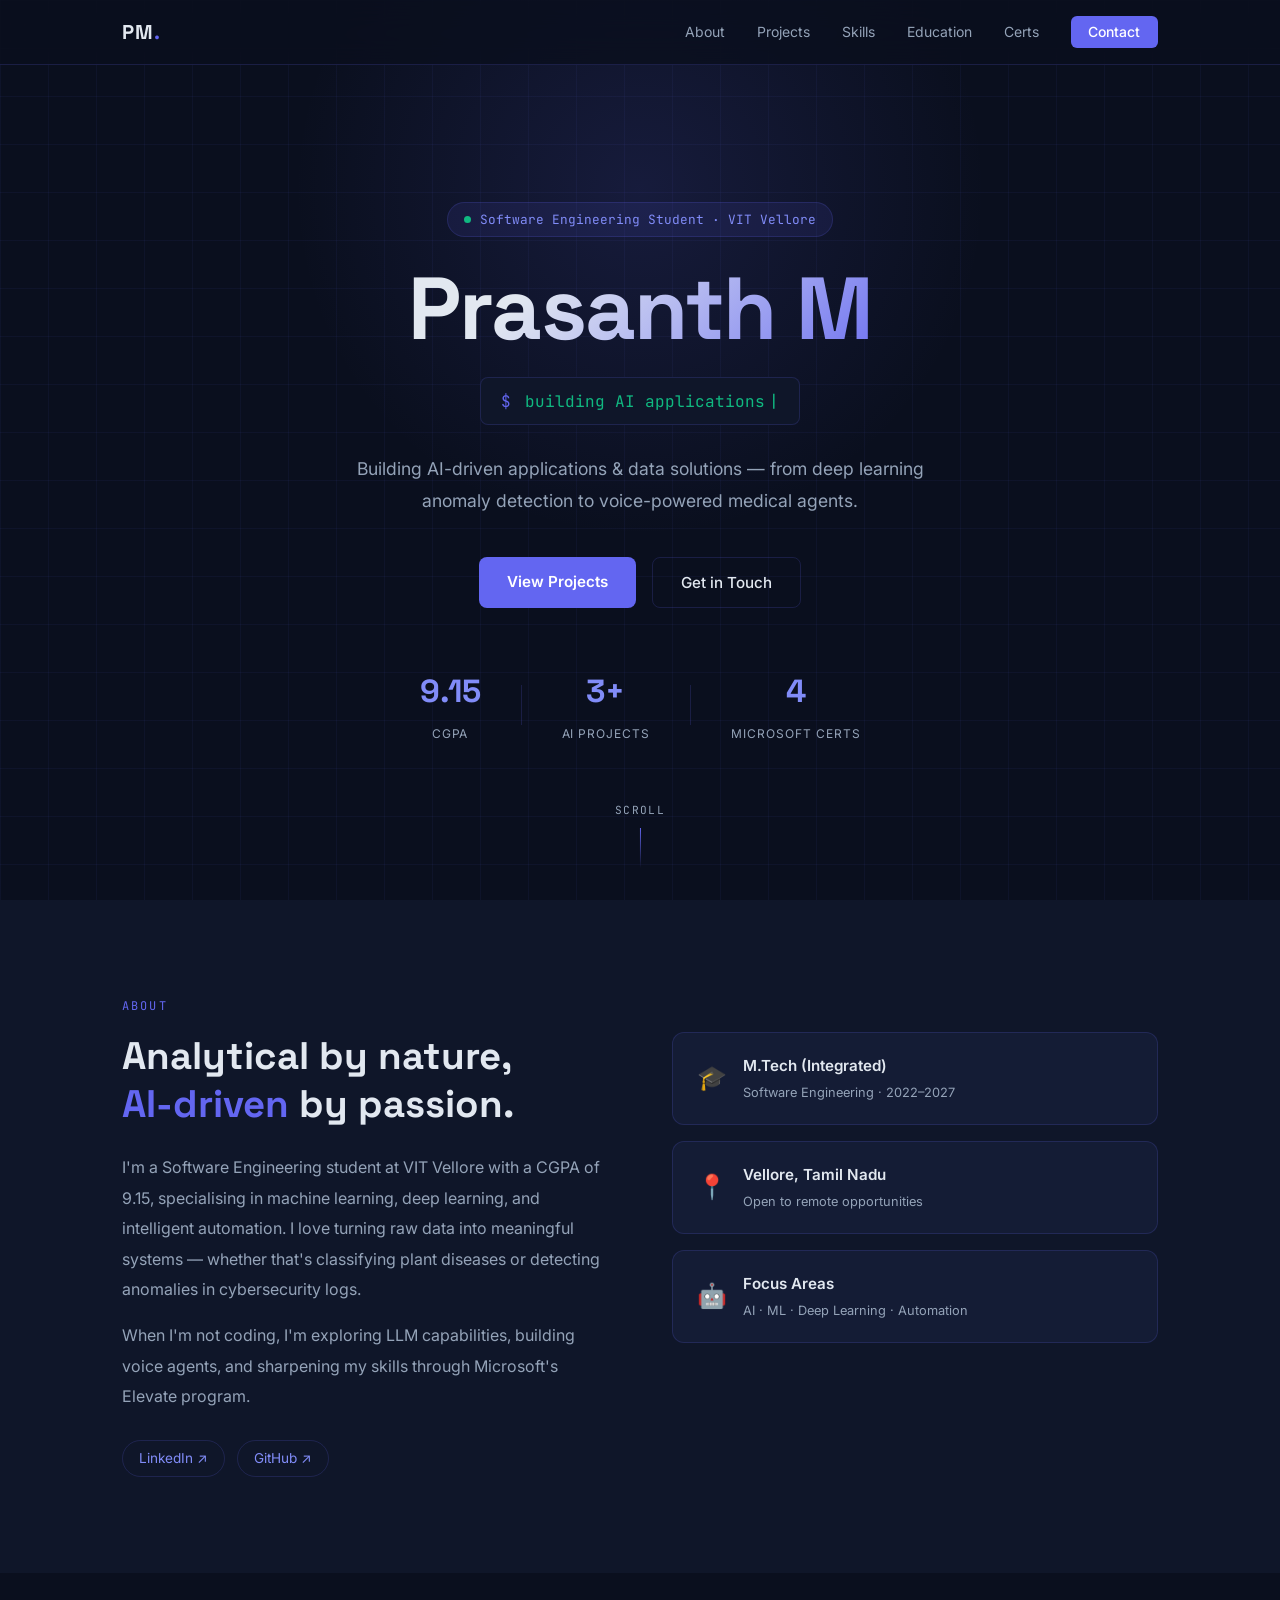
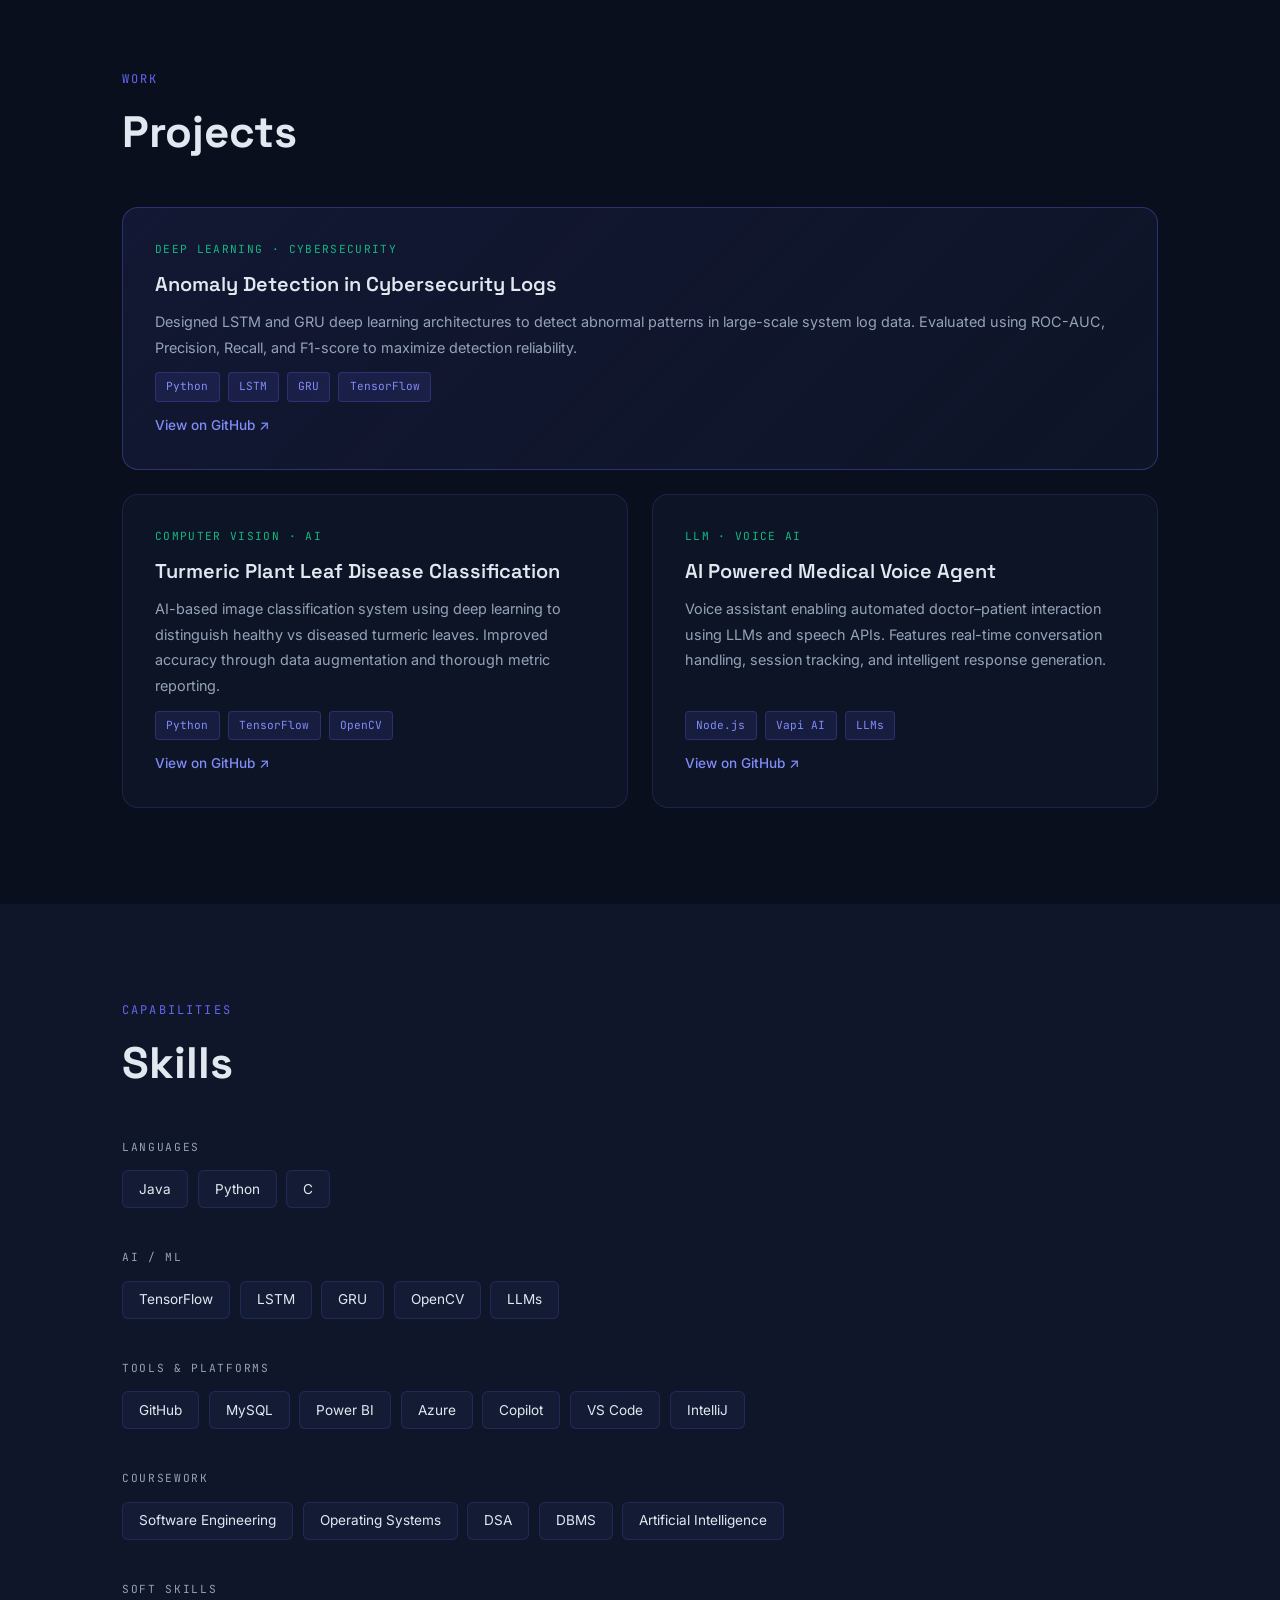
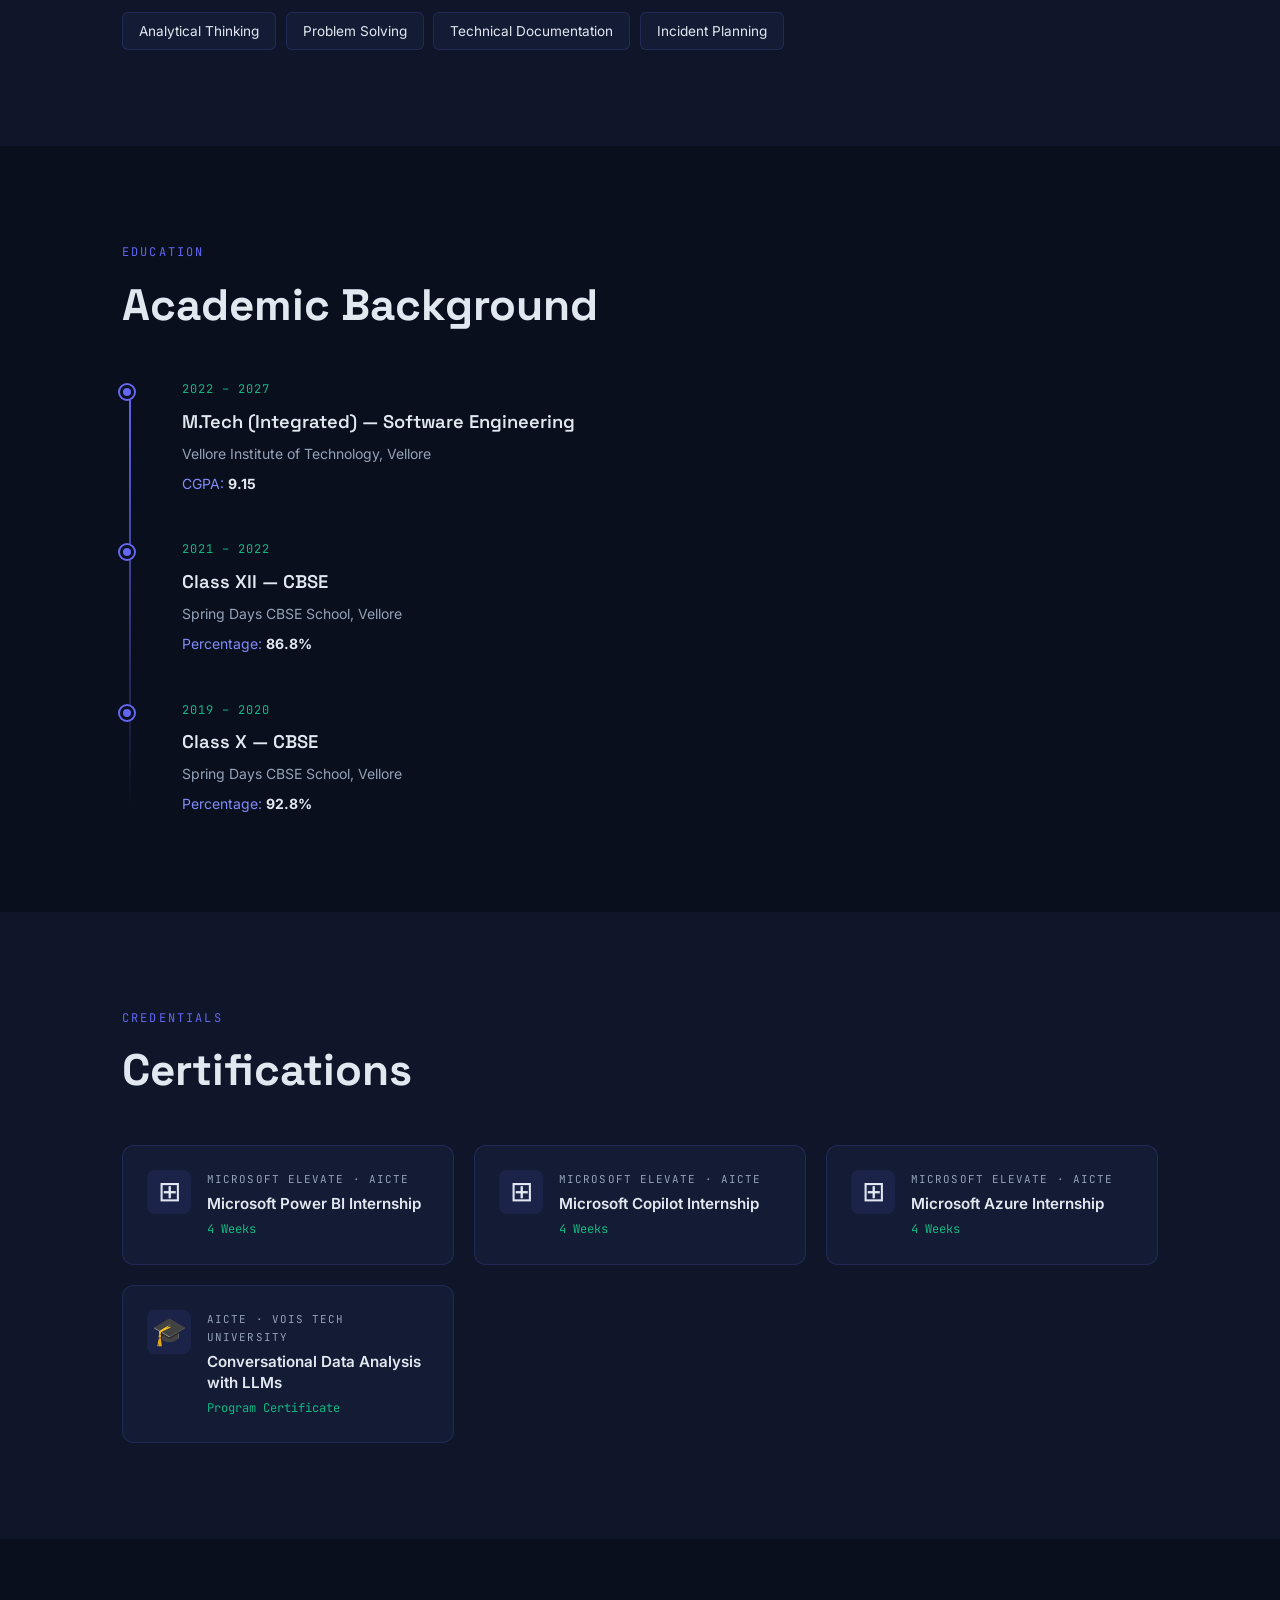
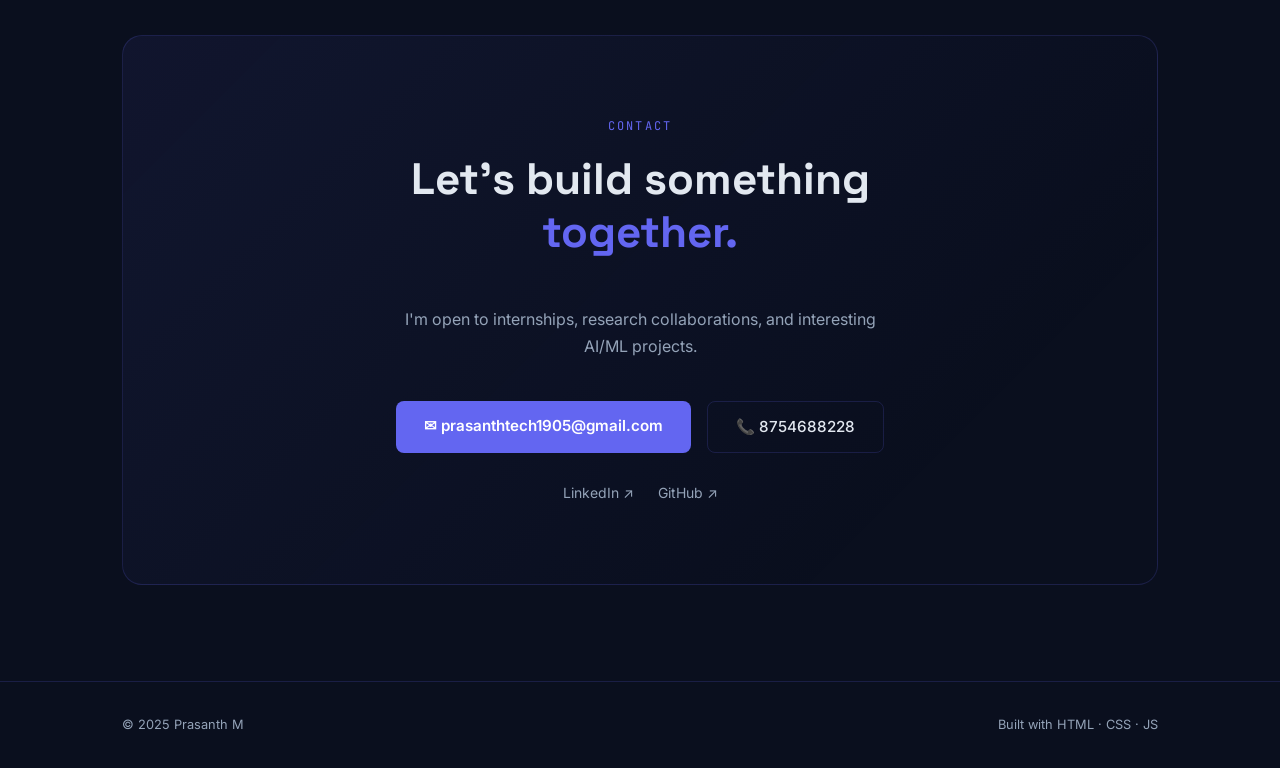
<file: index.html>
<!DOCTYPE html>
<html lang="en">
<head>
  <meta charset="UTF-8" />
  <meta name="viewport" content="width=device-width, initial-scale=1.0" />
  <title>Prasanth M — Software Engineer</title>
  <link rel="preconnect" href="https://fonts.googleapis.com" />
  <link rel="preconnect" href="https://fonts.gstatic.com" crossorigin />
  <link href="https://fonts.googleapis.com/css2?family=Space+Grotesk:wght@300;400;500;600;700&family=Inter:wght@300;400;500;600&family=JetBrains+Mono:wght@400;500&display=swap" rel="stylesheet" />
  <link rel="stylesheet" href="style.css" />
</head>
<body>

  <!-- NAV -->
  <nav id="navbar">
    <div class="nav-inner">
      <span class="nav-logo">PM<span class="accent">.</span></span>
      <ul class="nav-links">
        <li><a href="#about">About</a></li>
        <li><a href="#projects">Projects</a></li>
        <li><a href="#skills">Skills</a></li>
        <li><a href="#education">Education</a></li>
        <li><a href="#certifications">Certs</a></li>
        <li><a href="#contact" class="nav-cta">Contact</a></li>
      </ul>
      <button class="hamburger" id="hamburger" aria-label="Menu">
        <span></span><span></span><span></span>
      </button>
    </div>
    <div class="mobile-menu" id="mobileMenu">
      <a href="#about">About</a>
      <a href="#projects">Projects</a>
      <a href="#skills">Skills</a>
      <a href="#education">Education</a>
      <a href="#certifications">Certs</a>
      <a href="#contact">Contact</a>
    </div>
  </nav>

  <!-- HERO -->
  <section id="hero">
    <div class="hero-bg-grid"></div>
    <div class="hero-content">
      <div class="hero-label">
        <span class="dot"></span>
        <span>Software Engineering Student · VIT Vellore</span>
      </div>
      <h1 class="hero-name">Prasanth M</h1>
      <div class="hero-terminal">
        <span class="prompt">$&nbsp;</span><span id="typewriter"></span><span class="cursor">|</span>
      </div>
      <p class="hero-sub">
        Building AI-driven applications & data solutions — from deep learning anomaly detection to voice-powered medical agents.
      </p>
      <div class="hero-actions">
        <a href="#projects" class="btn-primary">View Projects</a>
        <a href="#contact" class="btn-ghost">Get in Touch</a>
      </div>
      <div class="hero-stats">
        <div class="stat"><span class="stat-val">9.15</span><span class="stat-label">CGPA</span></div>
        <div class="stat-div"></div>
        <div class="stat"><span class="stat-val">3+</span><span class="stat-label">AI Projects</span></div>
        <div class="stat-div"></div>
        <div class="stat"><span class="stat-val">4</span><span class="stat-label">Microsoft Certs</span></div>
      </div>
    </div>
    <div class="hero-scroll-hint">
      <span>Scroll</span>
      <div class="scroll-line"></div>
    </div>
  </section>

  <!-- ABOUT -->
  <section id="about">
    <div class="container">
      <div class="section-eyebrow">About</div>
      <div class="about-grid">
        <div class="about-text">
          <h2>Analytical by nature,<br /><span class="accent">AI-driven</span> by passion.</h2>
          <p>
            I'm a Software Engineering student at VIT Vellore with a CGPA of 9.15, specialising in machine learning, deep learning, and intelligent automation. I love turning raw data into meaningful systems — whether that's classifying plant diseases or detecting anomalies in cybersecurity logs.
          </p>
          <p>
            When I'm not coding, I'm exploring LLM capabilities, building voice agents, and sharpening my skills through Microsoft's Elevate program.
          </p>
          <div class="about-links">
            <a href="https://www.linkedin.com/in/m-prasanth-6a5879275/" target="_blank" class="link-pill">LinkedIn ↗</a>
            <a href="https://github.com/1905Pras" target="_blank" class="link-pill">GitHub ↗</a>
          </div>
        </div>
        <div class="about-card-stack">
          <div class="info-card">
            <div class="info-card-icon">🎓</div>
            <div>
              <div class="info-card-title">M.Tech (Integrated)</div>
              <div class="info-card-sub">Software Engineering · 2022–2027</div>
            </div>
          </div>
          <div class="info-card">
            <div class="info-card-icon">📍</div>
            <div>
              <div class="info-card-title">Vellore, Tamil Nadu</div>
              <div class="info-card-sub">Open to remote opportunities</div>
            </div>
          </div>
          <div class="info-card">
            <div class="info-card-icon">🤖</div>
            <div>
              <div class="info-card-title">Focus Areas</div>
              <div class="info-card-sub">AI · ML · Deep Learning · Automation</div>
            </div>
          </div>
        </div>
      </div>
    </div>
  </section>

  <!-- PROJECTS -->
  <section id="projects">
    <div class="container">
      <div class="section-eyebrow">Work</div>
      <h2 class="section-title">Projects</h2>
      <div class="projects-grid">

        <div class="project-card featured">
          <div class="project-tag">Deep Learning · Cybersecurity</div>
          <h3>Anomaly Detection in Cybersecurity Logs</h3>
          <p>
            Designed LSTM and GRU deep learning architectures to detect abnormal patterns in large-scale system log data. Evaluated using ROC-AUC, Precision, Recall, and F1-score to maximize detection reliability.
          </p>
          <div class="project-stack">
            <span>Python</span><span>LSTM</span><span>GRU</span><span>TensorFlow</span>
          </div>
          <a href="https://github.com/1905Pras/anomaly-detection.git" target="_blank" class="project-link">View on GitHub ↗</a>
        </div>

        <div class="project-card">
          <div class="project-tag">Computer Vision · AI</div>
          <h3>Turmeric Plant Leaf Disease Classification</h3>
          <p>
            AI-based image classification system using deep learning to distinguish healthy vs diseased turmeric leaves. Improved accuracy through data augmentation and thorough metric reporting.
          </p>
          <div class="project-stack">
            <span>Python</span><span>TensorFlow</span><span>OpenCV</span>
          </div>
          <a href="https://github.com/1905Pras/turmeric-leaf-classification.git" target="_blank" class="project-link">View on GitHub ↗</a>
        </div>

        <div class="project-card">
          <div class="project-tag">LLM · Voice AI</div>
          <h3>AI Powered Medical Voice Agent</h3>
          <p>
            Voice assistant enabling automated doctor–patient interaction using LLMs and speech APIs. Features real-time conversation handling, session tracking, and intelligent response generation.
          </p>
          <div class="project-stack">
            <span>Node.js</span><span>Vapi AI</span><span>LLMs</span>
          </div>
          <a href="https://github.com/1905Pras/AIPoweredMedicalVoiceAgent.git" target="_blank" class="project-link">View on GitHub ↗</a>
        </div>

      </div>
    </div>
  </section>

  <!-- SKILLS -->
  <section id="skills">
    <div class="container">
      <div class="section-eyebrow">Capabilities</div>
      <h2 class="section-title">Skills</h2>
      <div class="skills-layout">
        <div class="skill-group">
          <div class="skill-group-label">Languages</div>
          <div class="skill-chips">
            <span>Java</span><span>Python</span><span>C</span>
          </div>
        </div>
        <div class="skill-group">
          <div class="skill-group-label">AI / ML</div>
          <div class="skill-chips">
            <span>TensorFlow</span><span>LSTM</span><span>GRU</span><span>OpenCV</span><span>LLMs</span>
          </div>
        </div>
        <div class="skill-group">
          <div class="skill-group-label">Tools & Platforms</div>
          <div class="skill-chips">
            <span>GitHub</span><span>MySQL</span><span>Power BI</span><span>Azure</span><span>Copilot</span><span>VS Code</span><span>IntelliJ</span>
          </div>
        </div>
        <div class="skill-group">
          <div class="skill-group-label">Coursework</div>
          <div class="skill-chips">
            <span>Software Engineering</span><span>Operating Systems</span><span>DSA</span><span>DBMS</span><span>Artificial Intelligence</span>
          </div>
        </div>
        <div class="skill-group">
          <div class="skill-group-label">Soft Skills</div>
          <div class="skill-chips">
            <span>Analytical Thinking</span><span>Problem Solving</span><span>Technical Documentation</span><span>Incident Planning</span>
          </div>
        </div>
      </div>
    </div>
  </section>

  <!-- EDUCATION -->
  <section id="education">
    <div class="container">
      <div class="section-eyebrow">Education</div>
      <h2 class="section-title">Academic Background</h2>
      <div class="timeline">
        <div class="timeline-item">
          <div class="timeline-dot"></div>
          <div class="timeline-content">
            <div class="timeline-period">2022 – 2027</div>
            <h3>M.Tech (Integrated) — Software Engineering</h3>
            <div class="timeline-place">Vellore Institute of Technology, Vellore</div>
            <div class="timeline-grade">CGPA: <strong>9.15</strong></div>
          </div>
        </div>
        <div class="timeline-item">
          <div class="timeline-dot"></div>
          <div class="timeline-content">
            <div class="timeline-period">2021 – 2022</div>
            <h3>Class XII — CBSE</h3>
            <div class="timeline-place">Spring Days CBSE School, Vellore</div>
            <div class="timeline-grade">Percentage: <strong>86.8%</strong></div>
          </div>
        </div>
        <div class="timeline-item">
          <div class="timeline-dot"></div>
          <div class="timeline-content">
            <div class="timeline-period">2019 – 2020</div>
            <h3>Class X — CBSE</h3>
            <div class="timeline-place">Spring Days CBSE School, Vellore</div>
            <div class="timeline-grade">Percentage: <strong>92.8%</strong></div>
          </div>
        </div>
      </div>
    </div>
  </section>

  <!-- CERTIFICATIONS -->
  <section id="certifications">
    <div class="container">
      <div class="section-eyebrow">Credentials</div>
      <h2 class="section-title">Certifications</h2>
      <div class="cert-grid">
        <div class="cert-card">
          <div class="cert-logo">⊞</div>
          <div class="cert-body">
            <div class="cert-issuer">Microsoft Elevate · AICTE</div>
            <div class="cert-name">Microsoft Power BI Internship</div>
            <div class="cert-duration">4 Weeks</div>
          </div>
        </div>
        <div class="cert-card">
          <div class="cert-logo">⊞</div>
          <div class="cert-body">
            <div class="cert-issuer">Microsoft Elevate · AICTE</div>
            <div class="cert-name">Microsoft Copilot Internship</div>
            <div class="cert-duration">4 Weeks</div>
          </div>
        </div>
        <div class="cert-card">
          <div class="cert-logo">⊞</div>
          <div class="cert-body">
            <div class="cert-issuer">Microsoft Elevate · AICTE</div>
            <div class="cert-name">Microsoft Azure Internship</div>
            <div class="cert-duration">4 Weeks</div>
          </div>
        </div>
        <div class="cert-card">
          <div class="cert-logo">🎓</div>
          <div class="cert-body">
            <div class="cert-issuer">AICTE · VOIS Tech University</div>
            <div class="cert-name">Conversational Data Analysis with LLMs</div>
            <div class="cert-duration">Program Certificate</div>
          </div>
        </div>
      </div>
    </div>
  </section>

  <!-- CONTACT -->
  <section id="contact">
    <div class="container">
      <div class="contact-box">
        <div class="section-eyebrow" style="text-align:center;">Contact</div>
        <h2 class="section-title" style="text-align:center;">Let's build something<br /><span class="accent">together.</span></h2>
        <p class="contact-sub">I'm open to internships, research collaborations, and interesting AI/ML projects.</p>
        <div class="contact-links">
          <a href="mailto:prasanthtech1905@gmail.com" class="btn-primary">
            ✉ prasanthtech1905@gmail.com
          </a>
          <a href="tel:8754688228" class="btn-ghost">📞 8754688228</a>
        </div>
        <div class="contact-social">
          <a href="https://www.linkedin.com/in/m-prasanth-6a5879275/" target="_blank">LinkedIn ↗</a>
          <a href="https://github.com/1905Pras" target="_blank">GitHub ↗</a>
        </div>
      </div>
    </div>
  </section>

  <!-- FOOTER -->
  <footer>
    <div class="container">
      <span>© 2025 Prasanth M</span>
      <span>Built with HTML · CSS · JS</span>
    </div>
  </footer>

  <script src="script.js"></script>
</body>
</html>
</file>
<file: style.css>
/* ── Reset & Base ─────────────────────────────────── */
*, *::before, *::after { box-sizing: border-box; margin: 0; padding: 0; }

:root {
  --bg:        #0A0F1E;
  --bg2:       #0F1629;
  --bg3:       #141c35;
  --accent:    #6366F1;
  --accent2:   #818CF8;
  --green:     #10B981;
  --text:      #E2E8F0;
  --muted:     #94A3B8;
  --border:    rgba(99,102,241,0.18);
  --card-bg:   rgba(15,22,41,0.85);
  --font-display: 'Space Grotesk', sans-serif;
  --font-body:    'Inter', sans-serif;
  --font-mono:    'JetBrains Mono', monospace;
}

html { scroll-behavior: smooth; }

body {
  background: var(--bg);
  color: var(--text);
  font-family: var(--font-body);
  font-size: 16px;
  line-height: 1.7;
  overflow-x: hidden;
}

a { color: inherit; text-decoration: none; }
.accent { color: var(--accent); }

/* ── Layout Helpers ───────────────────────────────── */
.container {
  max-width: 1100px;
  margin: 0 auto;
  padding: 0 2rem;
}

section {
  padding: 6rem 0;
}

.section-eyebrow {
  font-family: var(--font-mono);
  font-size: 0.75rem;
  letter-spacing: 0.18em;
  text-transform: uppercase;
  color: var(--accent);
  margin-bottom: 1rem;
}

.section-title {
  font-family: var(--font-display);
  font-size: clamp(2rem, 4vw, 2.75rem);
  font-weight: 700;
  color: var(--text);
  margin-bottom: 3rem;
  line-height: 1.2;
}

/* ── Navbar ───────────────────────────────────────── */
#navbar {
  position: fixed;
  top: 0; left: 0; right: 0;
  z-index: 100;
  background: rgba(10,15,30,0.82);
  backdrop-filter: blur(16px);
  border-bottom: 1px solid var(--border);
  transition: background 0.3s;
}

.nav-inner {
  max-width: 1100px;
  margin: 0 auto;
  padding: 0 2rem;
  height: 64px;
  display: flex;
  align-items: center;
  justify-content: space-between;
}

.nav-logo {
  font-family: var(--font-display);
  font-weight: 700;
  font-size: 1.25rem;
  letter-spacing: 0.04em;
}

.nav-links {
  display: flex;
  list-style: none;
  gap: 2rem;
  align-items: center;
}

.nav-links a {
  font-size: 0.875rem;
  color: var(--muted);
  transition: color 0.2s;
}
.nav-links a:hover { color: var(--text); }

.nav-cta {
  background: var(--accent) !important;
  color: #fff !important;
  padding: 0.45rem 1.1rem;
  border-radius: 6px;
  font-weight: 500;
  transition: opacity 0.2s !important;
}
.nav-cta:hover { opacity: 0.85; }

.hamburger {
  display: none;
  flex-direction: column;
  gap: 5px;
  background: none;
  border: none;
  cursor: pointer;
  padding: 4px;
}
.hamburger span {
  display: block;
  width: 24px;
  height: 2px;
  background: var(--text);
  border-radius: 2px;
  transition: all 0.3s;
}

.mobile-menu {
  display: none;
  flex-direction: column;
  padding: 1rem 2rem 1.5rem;
  gap: 1rem;
  border-top: 1px solid var(--border);
}
.mobile-menu a {
  color: var(--muted);
  font-size: 0.95rem;
}
.mobile-menu.open { display: flex; }

@media (max-width: 768px) {
  .nav-links { display: none; }
  .hamburger { display: flex; }
}

/* ── Hero ─────────────────────────────────────────── */
#hero {
  min-height: 100vh;
  display: flex;
  flex-direction: column;
  align-items: center;
  justify-content: center;
  padding: 8rem 2rem 5rem;
  position: relative;
  overflow: hidden;
}

.hero-bg-grid {
  position: absolute;
  inset: 0;
  background-image:
    linear-gradient(rgba(99,102,241,0.06) 1px, transparent 1px),
    linear-gradient(90deg, rgba(99,102,241,0.06) 1px, transparent 1px);
  background-size: 48px 48px;
  pointer-events: none;
}

#hero::before {
  content: '';
  position: absolute;
  top: -160px; left: 50%;
  transform: translateX(-50%);
  width: 700px; height: 700px;
  background: radial-gradient(circle, rgba(99,102,241,0.14) 0%, transparent 70%);
  pointer-events: none;
}

.hero-content {
  position: relative;
  max-width: 760px;
  text-align: center;
}

.hero-label {
  display: inline-flex;
  align-items: center;
  gap: 0.6rem;
  background: rgba(99,102,241,0.1);
  border: 1px solid var(--border);
  border-radius: 999px;
  padding: 0.35rem 1rem;
  font-size: 0.8rem;
  color: var(--accent2);
  margin-bottom: 1.75rem;
  font-family: var(--font-mono);
}

.dot {
  width: 7px; height: 7px;
  border-radius: 50%;
  background: var(--green);
  animation: pulse 2s infinite;
}

@keyframes pulse {
  0%, 100% { opacity: 1; transform: scale(1); }
  50% { opacity: 0.5; transform: scale(1.4); }
}

.hero-name {
  font-family: var(--font-display);
  font-size: clamp(3rem, 8vw, 5.5rem);
  font-weight: 700;
  line-height: 1;
  letter-spacing: -0.02em;
  margin-bottom: 1.5rem;
  background: linear-gradient(135deg, #E2E8F0 30%, #6366F1 100%);
  -webkit-background-clip: text;
  -webkit-text-fill-color: transparent;
  background-clip: text;
}

.hero-terminal {
  display: inline-flex;
  align-items: center;
  gap: 0.25rem;
  background: var(--bg2);
  border: 1px solid var(--border);
  border-radius: 8px;
  padding: 0.6rem 1.25rem;
  font-family: var(--font-mono);
  font-size: clamp(0.8rem, 2vw, 1rem);
  color: var(--green);
  margin-bottom: 1.75rem;
  min-width: 320px;
  justify-content: flex-start;
}

.prompt { color: var(--accent); }

.cursor {
  animation: blink 1s step-start infinite;
  color: var(--green);
}
@keyframes blink { 50% { opacity: 0; } }

.hero-sub {
  color: var(--muted);
  font-size: clamp(0.95rem, 2vw, 1.1rem);
  max-width: 580px;
  margin: 0 auto 2.5rem;
  line-height: 1.8;
}

.hero-actions {
  display: flex;
  gap: 1rem;
  justify-content: center;
  flex-wrap: wrap;
  margin-bottom: 3.5rem;
}

.btn-primary {
  background: var(--accent);
  color: #fff;
  padding: 0.75rem 1.75rem;
  border-radius: 8px;
  font-weight: 600;
  font-size: 0.95rem;
  transition: transform 0.2s, opacity 0.2s;
  display: inline-block;
}
.btn-primary:hover { transform: translateY(-2px); opacity: 0.9; }

.btn-ghost {
  border: 1px solid var(--border);
  color: var(--text);
  padding: 0.75rem 1.75rem;
  border-radius: 8px;
  font-weight: 500;
  font-size: 0.95rem;
  transition: border-color 0.2s, transform 0.2s;
  display: inline-block;
}
.btn-ghost:hover { border-color: var(--accent2); transform: translateY(-2px); }

.hero-stats {
  display: flex;
  align-items: center;
  justify-content: center;
  gap: 2.5rem;
}

.stat { text-align: center; }
.stat-val {
  display: block;
  font-family: var(--font-display);
  font-size: 2rem;
  font-weight: 700;
  color: var(--accent2);
}
.stat-label {
  font-size: 0.75rem;
  color: var(--muted);
  letter-spacing: 0.08em;
  text-transform: uppercase;
}
.stat-div {
  width: 1px;
  height: 40px;
  background: var(--border);
}

.hero-scroll-hint {
  position: absolute;
  bottom: 2rem;
  left: 50%;
  transform: translateX(-50%);
  display: flex;
  flex-direction: column;
  align-items: center;
  gap: 0.5rem;
  color: var(--muted);
  font-size: 0.7rem;
  letter-spacing: 0.12em;
  text-transform: uppercase;
  font-family: var(--font-mono);
}
.scroll-line {
  width: 1px;
  height: 40px;
  background: linear-gradient(var(--accent), transparent);
  animation: scrollpulse 2s ease-in-out infinite;
}
@keyframes scrollpulse {
  0%, 100% { opacity: 0.3; } 50% { opacity: 1; }
}

/* ── About ────────────────────────────────────────── */
#about { background: var(--bg2); }

.about-grid {
  display: grid;
  grid-template-columns: 1fr 1fr;
  gap: 4rem;
  align-items: start;
}

.about-text h2 {
  font-family: var(--font-display);
  font-size: clamp(1.8rem, 3.5vw, 2.4rem);
  font-weight: 700;
  line-height: 1.25;
  margin-bottom: 1.5rem;
}

.about-text p {
  color: var(--muted);
  margin-bottom: 1rem;
  line-height: 1.9;
}

.about-links {
  display: flex;
  gap: 0.75rem;
  margin-top: 1.75rem;
  flex-wrap: wrap;
}

.link-pill {
  border: 1px solid var(--border);
  padding: 0.4rem 1rem;
  border-radius: 999px;
  font-size: 0.85rem;
  color: var(--accent2);
  transition: background 0.2s, border-color 0.2s;
}
.link-pill:hover {
  background: rgba(99,102,241,0.1);
  border-color: var(--accent);
}

.about-card-stack {
  display: flex;
  flex-direction: column;
  gap: 1rem;
}

.info-card {
  display: flex;
  align-items: center;
  gap: 1rem;
  background: var(--bg3);
  border: 1px solid var(--border);
  border-radius: 12px;
  padding: 1.25rem 1.5rem;
  transition: border-color 0.25s;
}
.info-card:hover { border-color: var(--accent); }
.info-card-icon { font-size: 1.5rem; flex-shrink: 0; }
.info-card-title { font-weight: 600; font-size: 0.95rem; margin-bottom: 0.2rem; }
.info-card-sub { font-size: 0.8rem; color: var(--muted); }

/* ── Projects ─────────────────────────────────────── */
#projects { background: var(--bg); }

.projects-grid {
  display: grid;
  grid-template-columns: 1fr 1fr;
  grid-template-rows: auto auto;
  gap: 1.5rem;
}

.project-card {
  background: var(--card-bg);
  border: 1px solid var(--border);
  border-radius: 16px;
  padding: 2rem;
  transition: border-color 0.25s, transform 0.25s;
  display: flex;
  flex-direction: column;
  gap: 0.75rem;
}

.project-card:hover {
  border-color: var(--accent);
  transform: translateY(-4px);
}

.project-card.featured {
  grid-column: 1 / -1;
  background: linear-gradient(135deg, rgba(99,102,241,0.1) 0%, var(--card-bg) 100%);
  border-color: rgba(99,102,241,0.35);
}

.project-tag {
  font-family: var(--font-mono);
  font-size: 0.7rem;
  letter-spacing: 0.12em;
  text-transform: uppercase;
  color: var(--green);
}

.project-card h3 {
  font-family: var(--font-display);
  font-size: 1.25rem;
  font-weight: 600;
  line-height: 1.3;
}

.project-card p {
  color: var(--muted);
  font-size: 0.9rem;
  line-height: 1.8;
  flex: 1;
}

.project-stack {
  display: flex;
  flex-wrap: wrap;
  gap: 0.5rem;
}
.project-stack span {
  background: rgba(99,102,241,0.12);
  border: 1px solid rgba(99,102,241,0.25);
  color: var(--accent2);
  font-family: var(--font-mono);
  font-size: 0.7rem;
  padding: 0.25rem 0.65rem;
  border-radius: 4px;
}

.project-link {
  font-size: 0.85rem;
  color: var(--accent2);
  font-weight: 500;
  transition: color 0.2s;
  margin-top: auto;
}
.project-link:hover { color: #fff; }

/* ── Skills ───────────────────────────────────────── */
#skills { background: var(--bg2); }

.skills-layout {
  display: flex;
  flex-direction: column;
  gap: 2.5rem;
}

.skill-group-label {
  font-family: var(--font-mono);
  font-size: 0.7rem;
  letter-spacing: 0.15em;
  text-transform: uppercase;
  color: var(--muted);
  margin-bottom: 0.85rem;
}

.skill-chips {
  display: flex;
  flex-wrap: wrap;
  gap: 0.6rem;
}
.skill-chips span {
  background: var(--bg3);
  border: 1px solid var(--border);
  color: var(--text);
  font-size: 0.85rem;
  padding: 0.4rem 1rem;
  border-radius: 6px;
  transition: border-color 0.2s, color 0.2s;
}
.skill-chips span:hover {
  border-color: var(--accent);
  color: var(--accent2);
}

/* ── Education ────────────────────────────────────── */
#education { background: var(--bg); }

.timeline {
  position: relative;
  padding-left: 2rem;
}

.timeline::before {
  content: '';
  position: absolute;
  left: 7px;
  top: 8px;
  bottom: 8px;
  width: 2px;
  background: linear-gradient(var(--accent), transparent);
}

.timeline-item {
  position: relative;
  margin-bottom: 2.75rem;
  padding-left: 1.75rem;
}
.timeline-item:last-child { margin-bottom: 0; }

.timeline-dot {
  position: absolute;
  left: -2.1rem;
  top: 6px;
  width: 14px; height: 14px;
  border-radius: 50%;
  background: var(--accent);
  border: 3px solid var(--bg);
  box-shadow: 0 0 0 2px var(--accent);
}

.timeline-period {
  font-family: var(--font-mono);
  font-size: 0.75rem;
  color: var(--green);
  letter-spacing: 0.08em;
  margin-bottom: 0.4rem;
}

.timeline-content h3 {
  font-family: var(--font-display);
  font-size: 1.15rem;
  font-weight: 600;
  margin-bottom: 0.3rem;
}

.timeline-place {
  color: var(--muted);
  font-size: 0.875rem;
  margin-bottom: 0.35rem;
}

.timeline-grade {
  font-size: 0.875rem;
  color: var(--accent2);
}
.timeline-grade strong { color: var(--text); }

/* ── Certifications ───────────────────────────────── */
#certifications { background: var(--bg2); }

.cert-grid {
  display: grid;
  grid-template-columns: repeat(auto-fit, minmax(260px, 1fr));
  gap: 1.25rem;
}

.cert-card {
  background: var(--bg3);
  border: 1px solid var(--border);
  border-radius: 12px;
  padding: 1.5rem;
  display: flex;
  align-items: flex-start;
  gap: 1rem;
  transition: border-color 0.25s, transform 0.25s;
}
.cert-card:hover {
  border-color: var(--accent);
  transform: translateY(-3px);
}

.cert-logo {
  font-size: 1.75rem;
  flex-shrink: 0;
  width: 44px;
  height: 44px;
  display: flex;
  align-items: center;
  justify-content: center;
  background: rgba(99,102,241,0.1);
  border-radius: 8px;
}

.cert-issuer {
  font-family: var(--font-mono);
  font-size: 0.68rem;
  letter-spacing: 0.1em;
  text-transform: uppercase;
  color: var(--muted);
  margin-bottom: 0.35rem;
}

.cert-name {
  font-weight: 600;
  font-size: 0.95rem;
  margin-bottom: 0.3rem;
  line-height: 1.35;
}

.cert-duration {
  font-size: 0.75rem;
  color: var(--green);
  font-family: var(--font-mono);
}

/* ── Contact ──────────────────────────────────────── */
#contact { background: var(--bg); }

.contact-box {
  background: linear-gradient(135deg, rgba(99,102,241,0.08), rgba(10,15,30,0) 80%);
  border: 1px solid var(--border);
  border-radius: 20px;
  padding: 5rem 2rem;
  text-align: center;
}

.contact-sub {
  color: var(--muted);
  max-width: 480px;
  margin: 0 auto 2.5rem;
  font-size: 1rem;
}

.contact-links {
  display: flex;
  gap: 1rem;
  justify-content: center;
  flex-wrap: wrap;
  margin-bottom: 1.75rem;
}

.contact-social {
  display: flex;
  gap: 1.5rem;
  justify-content: center;
}
.contact-social a {
  color: var(--muted);
  font-size: 0.875rem;
  transition: color 0.2s;
}
.contact-social a:hover { color: var(--accent2); }

/* ── Footer ───────────────────────────────────────── */
footer {
  border-top: 1px solid var(--border);
  padding: 2rem 0;
}
footer .container {
  display: flex;
  justify-content: space-between;
  align-items: center;
  font-size: 0.8rem;
  color: var(--muted);
  flex-wrap: wrap;
  gap: 0.5rem;
}

/* ── Scroll reveal ────────────────────────────────── */
.reveal {
  opacity: 0;
  transform: translateY(28px);
  transition: opacity 0.6s ease, transform 0.6s ease;
}
.reveal.visible {
  opacity: 1;
  transform: none;
}

/* ── Responsive ───────────────────────────────────── */
@media (max-width: 768px) {
  .about-grid { grid-template-columns: 1fr; gap: 2.5rem; }
  .projects-grid { grid-template-columns: 1fr; }
  .project-card.featured { grid-column: 1; }
  .hero-stats { gap: 1.5rem; }
  section { padding: 4rem 0; }
  .contact-box { padding: 3rem 1.5rem; }
}

@media (prefers-reduced-motion: reduce) {
  *, *::before, *::after { animation: none !important; transition: none !important; }
}
</file>
